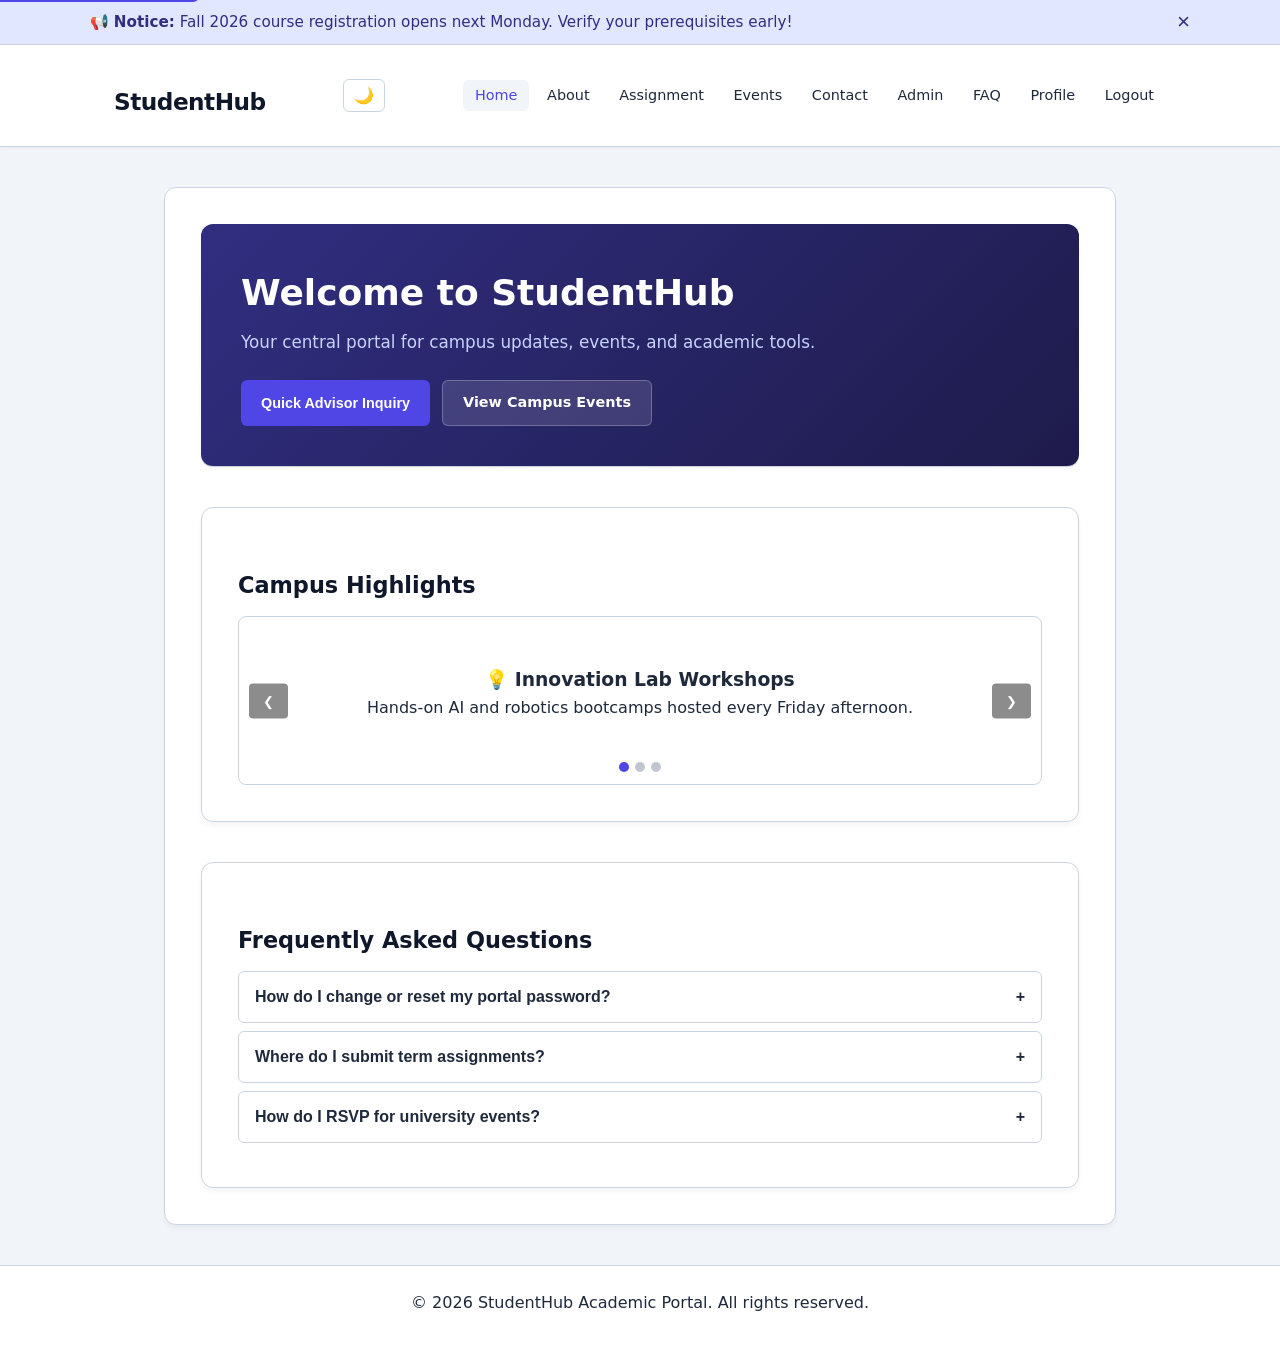
<file: frontend/index.html>
<!DOCTYPE html>
<html lang="en" data-theme="light">
<head>
    <meta charset="UTF-8">
    <meta name="viewport" content="width=device-width, initial-scale=1.0">
    <title>StudentHub - Home</title>
    <link rel="stylesheet" href="styles.css">
</head>
<body>
    <!-- 1. Notification Banner -->
    <aside id="announcement-banner" class="notification-banner" role="region" aria-label="Campus Alert">
        <div class="banner-content">
            <span>📢 <strong>Notice:</strong> Fall 2026 course registration opens next Monday. Verify your prerequisites early!</span>
            <button id="banner-close-btn" class="banner-close" aria-label="Dismiss announcement">&times;</button>
        </div>
    </aside>

    <a href="#main-content" class="skip-link">Skip to main content</a>
    
    <header class="main-header">
        <div class="header-container">
            <h2>StudentHub</h2>

            <div class="header-actions">
                <!-- 2. Theme Toggle Switcher -->
                <button id="theme-toggle-btn" class="btn-icon" aria-label="Switch between light and dark mode">🌙</button>

                <!-- 3. Hamburger Menu Button -->
                <button id="hamburger-btn" class="hamburger-btn" aria-label="Toggle navigation menu" aria-expanded="false" aria-controls="main-nav">
                    <span class="bar"></span>
                    <span class="bar"></span>
                    <span class="bar"></span>
                </button>
            </div>

            <nav id="main-nav" class="nav-menu" aria-label="Main Navigation">
                <ul>
                    <li><a href="index.html" class="active">Home</a></li>
                    <li><a href="about.html">About</a></li>
                    <li><a href="assignment.html">Assignment</a></li>
                    <li><a href="events.html">Events</a></li>
                    <li><a href="contact.html">Contact</a></li>
                    <li><a href="admin.html">Admin</a></li>
                    <li><a href="faq.html">FAQ</a></li>
                    <li><a href="profile.html">Profile</a></li>
                    <li><a href="login.html">Logout</a></li>
                </ul>
            </nav>
        </div>
    </header>

    <main id="main-content">
        <!-- Hero Section with Quick Action opening the Modal -->
        <section class="home-container" aria-labelledby="home-heading">
            <header class="hero-banner">
                <h1 id="home-heading">Welcome to StudentHub</h1>
                <p>Your central portal for campus updates, events, and academic tools.</p>
                <div class="hero-actions">
                    <!-- 4. Modal Popup Trigger -->
                    <button id="open-modal-btn" class="btn-primary">Quick Advisor Inquiry</button>
                    <a href="events.html" class="btn-secondary">View Campus Events</a>
                </div>
            </header>

            <!-- 5. Content / Image Slider -->
            <section class="slider-section" aria-roledescription="carousel" aria-label="Campus Highlights">
                <h2>Campus Highlights</h2>
                <div class="slider-container">
                    <div class="slider-wrapper" id="slider-wrapper">
                        <article class="slide active">
                            <div class="slide-content">
                                <h3>💡 Innovation Lab Workshops</h3>
                                <p>Hands-on AI and robotics bootcamps hosted every Friday afternoon.</p>
                            </div>
                        </article>
                        <article class="slide">
                            <div class="slide-content">
                                <h3>📚 Extended Library Hours</h3>
                                <p>The main library is now open 24/7 through midterm assessment weeks.</p>
                            </div>
                        </article>
                        <article class="slide">
                            <div class="slide-content">
                                <h3>🏆 Annual Hackathon 2026</h3>
                                <p>Over $10,000 in project grants up for grabs. Registration ends Nov 1st.</p>
                            </div>
                        </article>
                    </div>

                    <button class="slider-btn prev" id="slider-prev" aria-label="Previous slide">&#10094;</button>
                    <button class="slider-btn next" id="slider-next" aria-label="Next slide">&#10095;</button>

                    <div class="slider-indicators" id="slider-dots"></div>
                </div>
            </section>

            <!-- 6. Collapsible FAQ Accordion -->
            <section class="faq-accordion-section" aria-labelledby="faq-title">
                <h2 id="faq-title">Frequently Asked Questions</h2>
                <div class="accordion">
                    <div class="accordion-item">
                        <button class="accordion-trigger" aria-expanded="false" id="faq-q1" aria-controls="faq-a1">
                            <span>How do I change or reset my portal password?</span>
                            <span class="icon" aria-hidden="true">+</span>
                        </button>
                        <div id="faq-a1" class="accordion-content" role="region" aria-labelledby="faq-q1" hidden>
                            <p>Head to the Login page, choose "Forgot Password", and follow the verification sent to your registered academic email address.</p>
                        </div>
                    </div>

                    <div class="accordion-item">
                        <button class="accordion-trigger" aria-expanded="false" id="faq-q2" aria-controls="faq-a2">
                            <span>Where do I submit term assignments?</span>
                            <span class="icon" aria-hidden="true">+</span>
                        </button>
                        <div id="faq-a2" class="accordion-content" role="region" aria-labelledby="faq-q2" hidden>
                            <p>Navigate to the Assignments tab, locate the active card, select your file, and click "Submit File".</p>
                        </div>
                    </div>

                    <div class="accordion-item">
                        <button class="accordion-trigger" aria-expanded="false" id="faq-q3" aria-controls="faq-a3">
                            <span>How do I RSVP for university events?</span>
                            <span class="icon" aria-hidden="true">+</span>
                        </button>
                        <div id="faq-a3" class="accordion-content" role="region" aria-labelledby="faq-q3" hidden>
                            <p>Go to the Events tab, locate your preferred session, and select the RSVP link to reserve a seat.</p>
                        </div>
                    </div>
                </div>
            </section>
        </section>
    </main>

    <!-- Modal Popup Element -->
    <div id="advisor-modal" class="modal-backdrop" aria-hidden="true" role="dialog" aria-modal="true" aria-labelledby="modal-title">
        <div class="modal-dialog">
            <div class="modal-header">
                <h3 id="modal-title">Ask Academic Support</h3>
                <button id="close-modal-btn" class="modal-close" aria-label="Close dialog">&times;</button>
            </div>
            <form id="advisor-form" class="modal-body">
                <div class="form-group">
                    <label for="student-query">Your Question or Topic:</label>
                    <textarea id="student-query" rows="4" required placeholder="Type your inquiry here..."></textarea>
                </div>
                <div class="modal-footer">
                    <button type="button" id="cancel-modal-btn" class="btn-secondary">Cancel</button>
                    <button type="submit" class="btn-primary">Send Inquiry</button>
                </div>
            </form>
        </div>
    </div>

    <footer>
        <p>&copy; 2026 StudentHub Academic Portal. All rights reserved.</p>
    </footer>

    <!-- App Scripts -->
    <script src="app.js"></script>
</body>
</html>
</file>
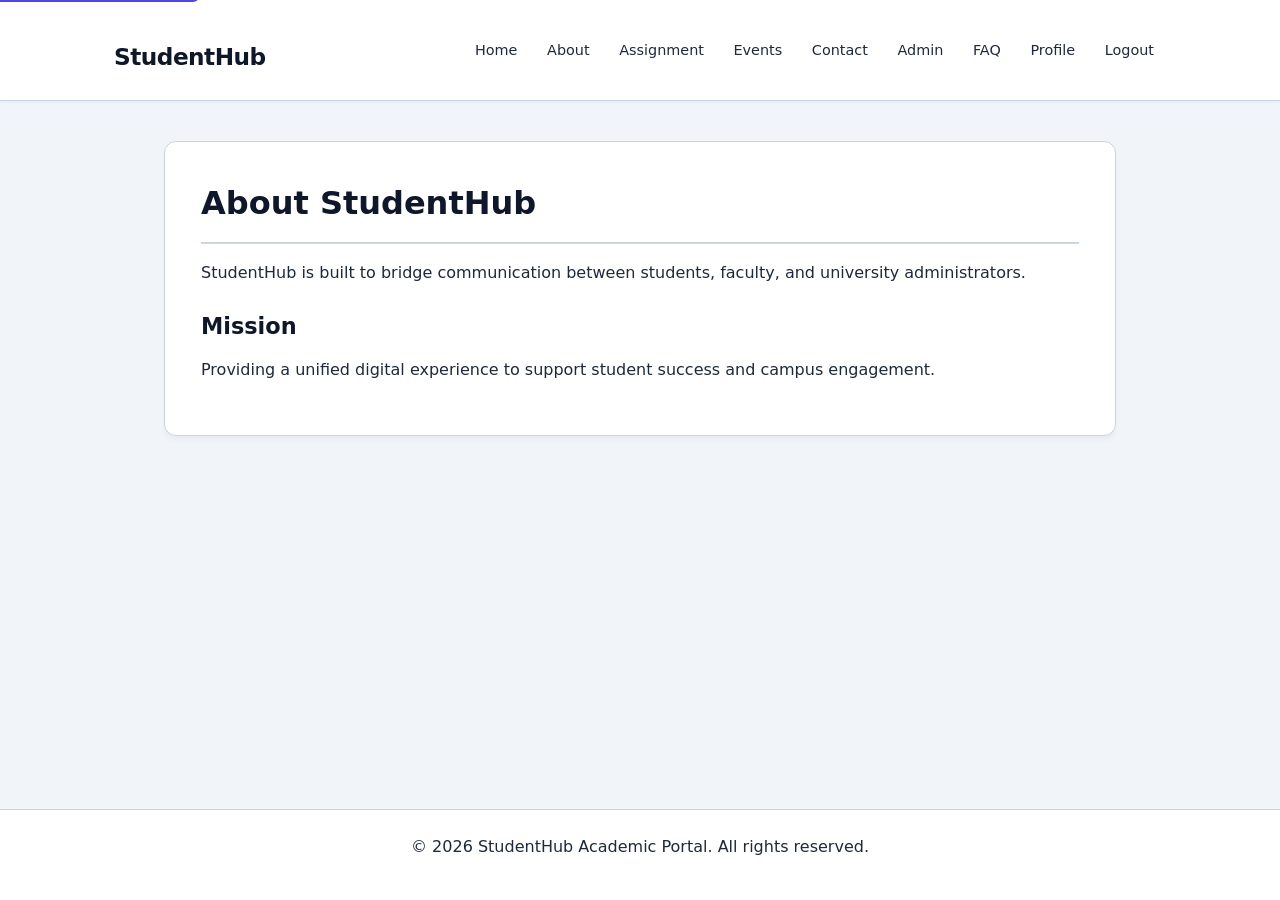
<file: frontend/about.html>
<!DOCTYPE html>
<html lang="en">
<head>
    <meta charset="UTF-8">
    <meta name="viewport" content="width=device-width, initial-scale=1.0">
    <title>StudentHub - About</title>
    <link rel="stylesheet" href="styles.css">
</head>
<body>
    <a href="#main-content" class="skip-link">Skip to main content</a>
    <header>
        <div class="header-container">
            <h2>StudentHub</h2>
            <nav aria-label="Main Navigation">
                <ul>
                    <li><a href="index.html">Home</a></li>
                    <li><a href="about.html">About</a></li>
                    <li><a href="assignment.html">Assignment</a></li>
                    <li><a href="events.html">Events</a></li>                    
                    <li><a href="contact.html">Contact</a></li>
                    <li><a href="admin.html">Admin</a></li>
                    <li><a href="faq.html">FAQ</a></li>
                    <li><a href="profile.html">Profile</a></li>
                    <li><a href="login.html">Logout</a></li>

                </ul>
            </nav>
        </div>
    </header>

    <main id="main-content">
        <section aria-labelledby="about-heading">
            <h1 id="about-heading">About StudentHub</h1>
            <p>StudentHub is built to bridge communication between students, faculty, and university administrators.</p>
            <h2>Mission</h2>
            <p>Providing a unified digital experience to support student success and campus engagement.</p>
        </section>
    </main>

    <footer>
        <p>&copy; 2026 StudentHub Academic Portal. All rights reserved.</p>
    </footer>
</body>
</html>
</file>
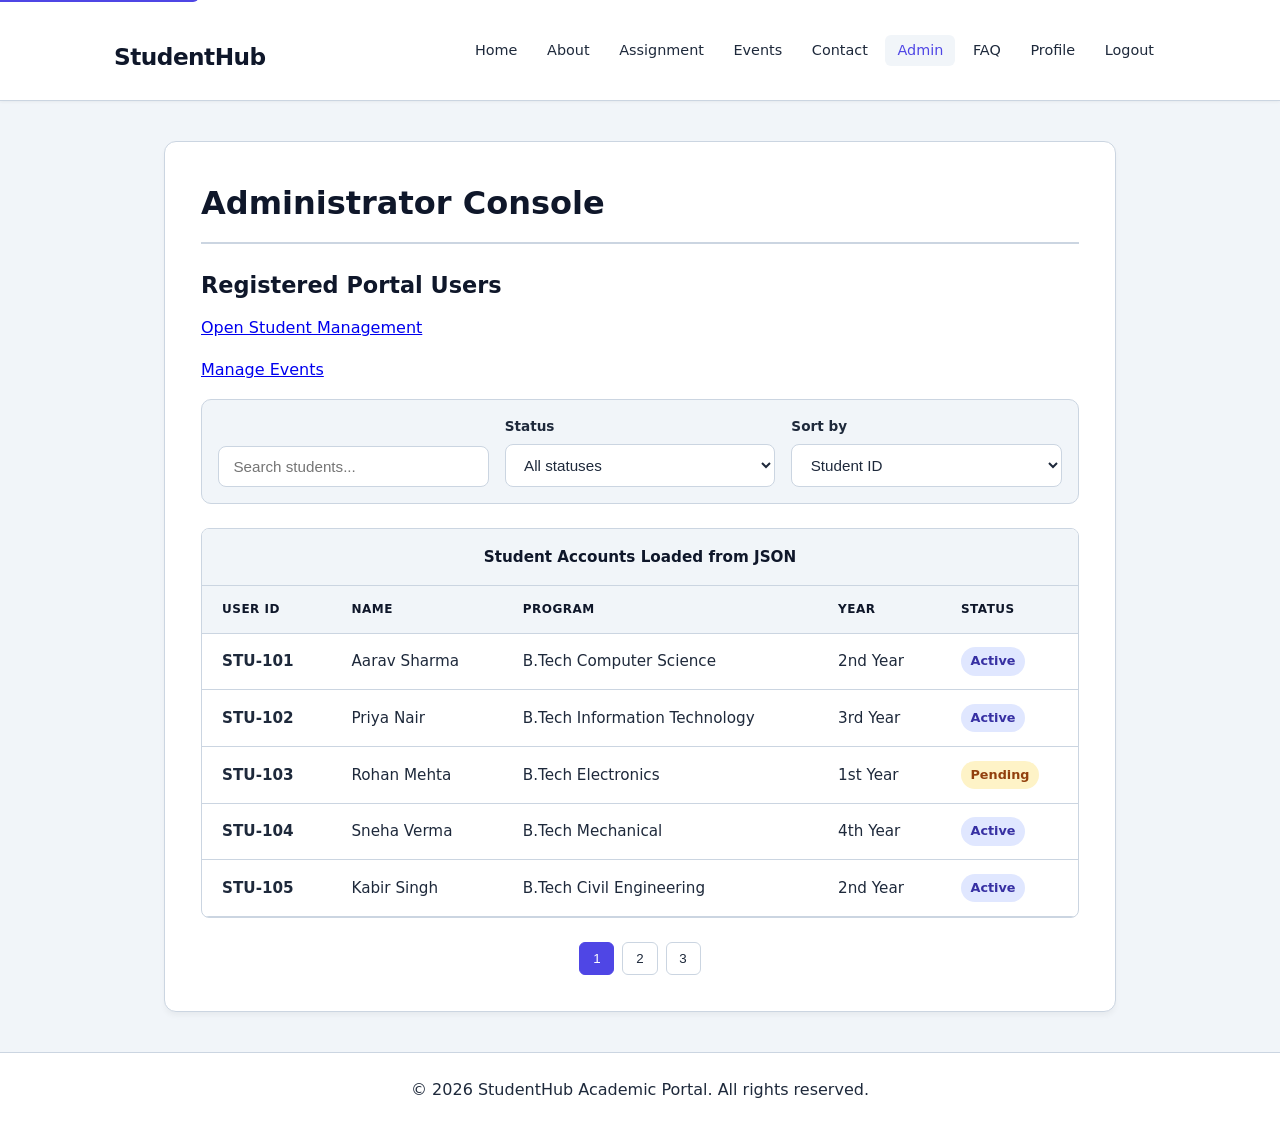
<file: frontend/admin.html>
<!DOCTYPE html>
<html lang="en">
<head>
    <meta charset="UTF-8">
    <meta name="viewport" content="width=device-width, initial-scale=1.0">
    <title>StudentHub - Admin</title>
    <link rel="stylesheet" href="styles.css">
</head>
<body>
    <a href="#main-content" class="skip-link">Skip to main content</a>
    <header>
        <div class="header-container">
            <h2>StudentHub</h2>
            <nav aria-label="Main Navigation">
                <ul>
                    <li><a href="index.html">Home</a></li>
                    <li><a href="about.html">About</a></li>
                    <li><a href="assignment.html">Assignment</a></li>
                    <li><a href="events.html">Events</a></li>
                    <li><a href="contact.html">Contact</a></li>
                    <li><a href="admin.html" class="active">Admin</a></li>
                    <li><a href="faq.html">FAQ</a></li>
                    <li><a href="profile.html">Profile</a></li>
                    <li><a href="http://localhost/PRACTICAL/logout.php">Logout</a></li>
                </ul>
            </nav>
        </div>
    </header>
    <main id="main-content">
        <section aria-labelledby="admin-heading">
            <h1 id="admin-heading">Administrator Console</h1>
            <h2>Registered Portal Users</h2>
            <p><a class="button-link" href="http://localhost/PRACTICAL/student_management.php">Open Student Management</a></p>
            <p><a class="button-link" href="http://localhost/PRACTICAL/event_management.php">Manage Events</a></p>

            <div class="data-toolbar">
                <label class="search-box">
                    <span class="sr-only">Search students</span>
                    <input type="search" id="student-search" placeholder="Search students..." aria-label="Search students">
                </label>
                <label class="filter-box">
                    <span>Status</span>
                    <select id="student-status-filter" aria-label="Filter students by status">
                        <option value="all">All statuses</option>
                    </select>
                </label>
                <label class="sort-box">
                    <span>Sort by</span>
                    <select id="student-sort" aria-label="Sort students">
                        <option value="id-asc">Student ID</option>
                        <option value="name-asc">Name: A-Z</option>
                        <option value="year-asc">Year</option>
                    </select>
                </label>
            </div>

            <div class="table-wrapper">
                <table>
                    <caption>Student Accounts Loaded from JSON</caption>
                    <thead>
                        <tr>
                            <th scope="col">User ID</th>
                            <th scope="col">Name</th>
                            <th scope="col">Program</th>
                            <th scope="col">Year</th>
                            <th scope="col">Status</th>
                        </tr>
                    </thead>
                    <tbody id="student-list"></tbody>
                </table>
            </div>
            <div id="student-pagination" class="pagination" aria-label="Student pagination"></div>
        </section>
    </main>

    <footer>
        <p>&copy; 2026 StudentHub Academic Portal. All rights reserved.</p>
    </footer>
    <script src="app.js"></script>
</body>
</html>
</file>
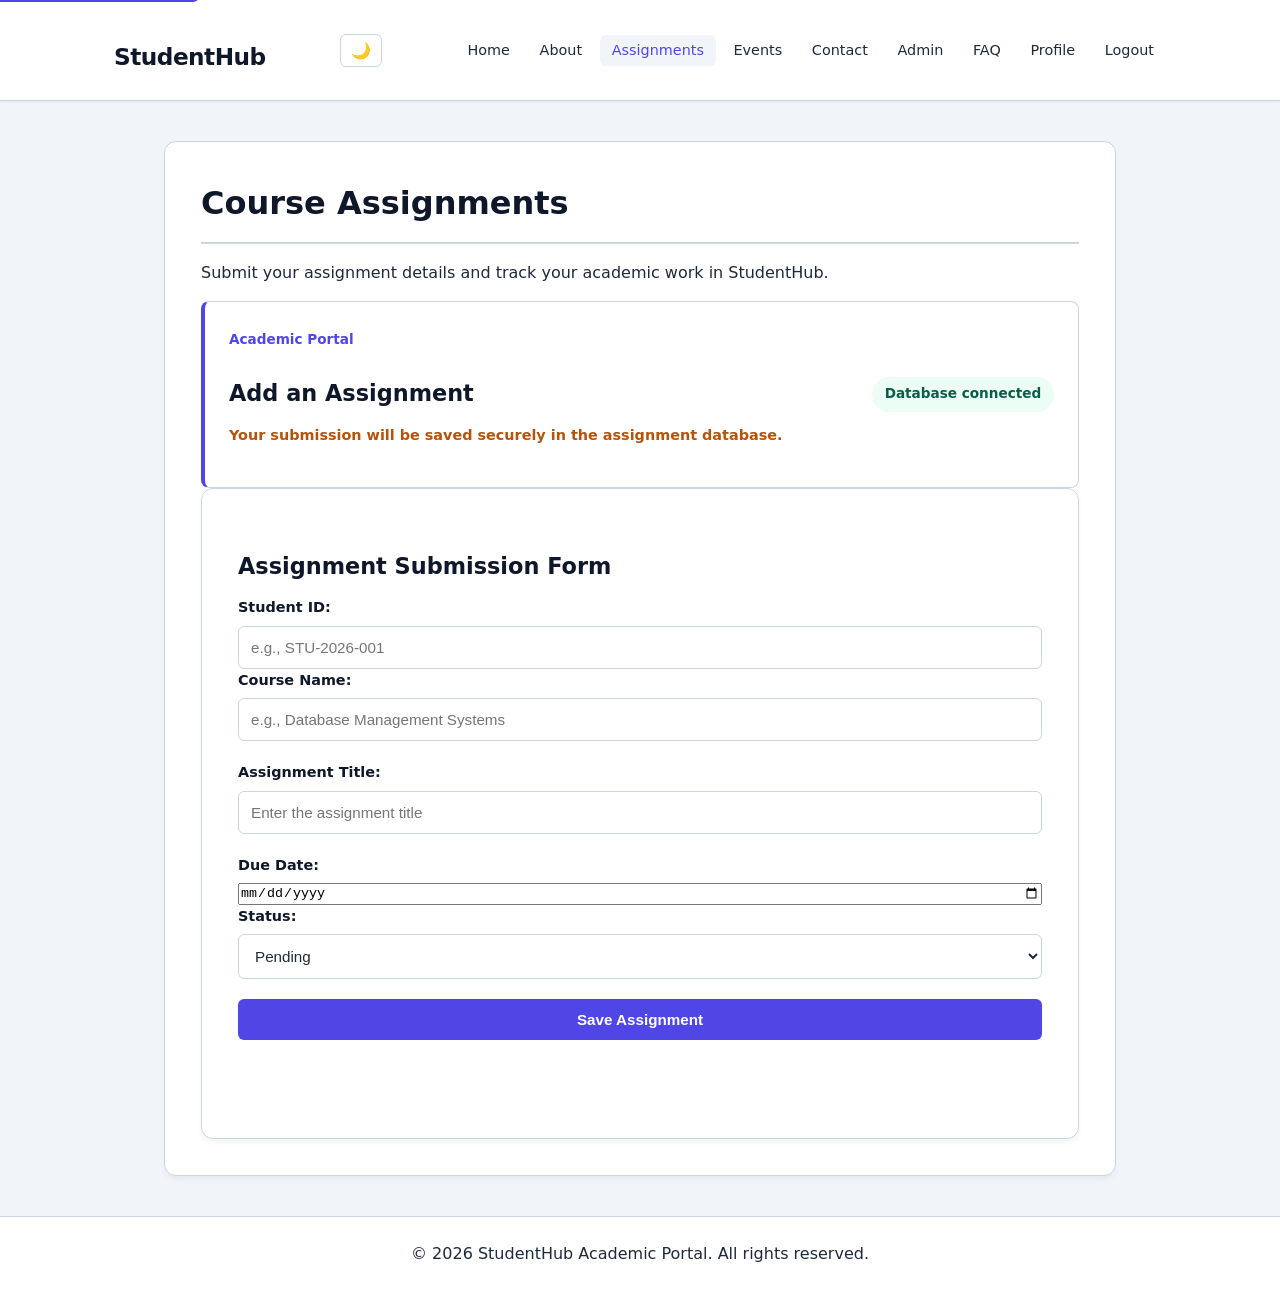
<file: frontend/assignment.html>
<!DOCTYPE html>
<html lang="en" data-theme="light">
<head>
    <meta charset="UTF-8">
    <meta name="viewport" content="width=device-width, initial-scale=1.0">
    <title>StudentHub - Assignments</title>
    <link rel="stylesheet" href="styles.css">
</head>
<body>
    <a href="#main-content" class="skip-link">Skip to main content</a>

    <header>
        <div class="header-container">
            <h2>StudentHub</h2>
            <div class="header-actions">
                <button id="theme-toggle-btn" class="btn-icon"
                        aria-label="Switch between light and dark mode">🌙</button>
                <button id="hamburger-btn" class="hamburger-btn"
                        aria-label="Toggle navigation menu" aria-expanded="false"
                        aria-controls="main-nav">
                    <span class="bar"></span>
                    <span class="bar"></span>
                    <span class="bar"></span>
                </button>
            </div>
            <nav id="main-nav" class="nav-menu" aria-label="Main Navigation">
                <ul>
                    <li><a href="index.html">Home</a></li>
                    <li><a href="about.html">About</a></li>
                    <li><a href="assignments.html" class="active">Assignments</a></li>
                    <li><a href="events.html">Events</a></li>
                    <li><a href="contact.html">Contact</a></li>
                    <li><a href="admin.html">Admin</a></li>
                    <li><a href="faq.html">FAQ</a></li>
                    <li><a href="profile.html">Profile</a></li>
                    <li><a href="login.html">Logout</a></li>
                </ul>
            </nav>
        </div>
    </header>

    <main id="main-content">
        <section class="assignments-container" aria-labelledby="assignments-heading">
            <h1 id="assignments-heading">Course Assignments</h1>
            <p>Submit your assignment details and track your academic work in StudentHub.</p>

            <div class="assignments-list">
                <article class="assignment-card">
                    <div class="assignment-info">
                        <span class="course-tag">Academic Portal</span>
                        <h2>Add an Assignment</h2>
                        <p class="assignment-meta">Your submission will be saved securely in the assignment database.</p>
                    </div>
                    <span class="status-submitted">Database connected</span>
                </article>
            </div>

            <section class="event-registration" aria-labelledby="form-heading">
                <h2 id="form-heading">Assignment Submission Form</h2>
                <form action="http://localhost/PRACTICAL/assignments.php" method="post">
                    <div class="form-row">
                        <div class="form-group">
                            <label for="student-id">Student ID:</label>
                            <input type="text" id="student-id" name="student_id"
                                   placeholder="e.g., STU-2026-001"
                                   pattern="[A-Za-z0-9-]{3,30}" maxlength="30" required>
                        </div>
                        <div class="form-group">
                            <label for="course-name">Course Name:</label>
                            <input type="text" id="course-name" name="course_name"
                                   placeholder="e.g., Database Management Systems"
                                   maxlength="100" required>
                        </div>
                    </div>

                    <div class="form-group">
                        <label for="assignment-title">Assignment Title:</label>
                        <input type="text" id="assignment-title" name="assignment_title"
                               placeholder="Enter the assignment title"
                               maxlength="150" required>
                    </div>

                    <div class="form-row">
                        <div class="form-group">
                            <label for="due-date">Due Date:</label>
                            <input type="date" id="due-date" name="due_date" required>
                        </div>
                        <div class="form-group">
                            <label for="status">Status:</label>
                            <select id="status" name="status" required>
                                <option value="Pending">Pending</option>
                                <option value="Submitted">Submitted</option>
                            </select>
                        </div>
                    </div>

                    <button type="submit">Save Assignment</button>
                </form>
                <p><a class="btn-secondary" href="http://localhost/PRACTICAL/assignments.php">View Saved Assignments</a></p>
            </section>
        </section>
    </main>

    <footer>
        <p>&copy; 2026 StudentHub Academic Portal. All rights reserved.</p>
    </footer>

    <script src="app.js"></script>
</body>
</html>
</file>
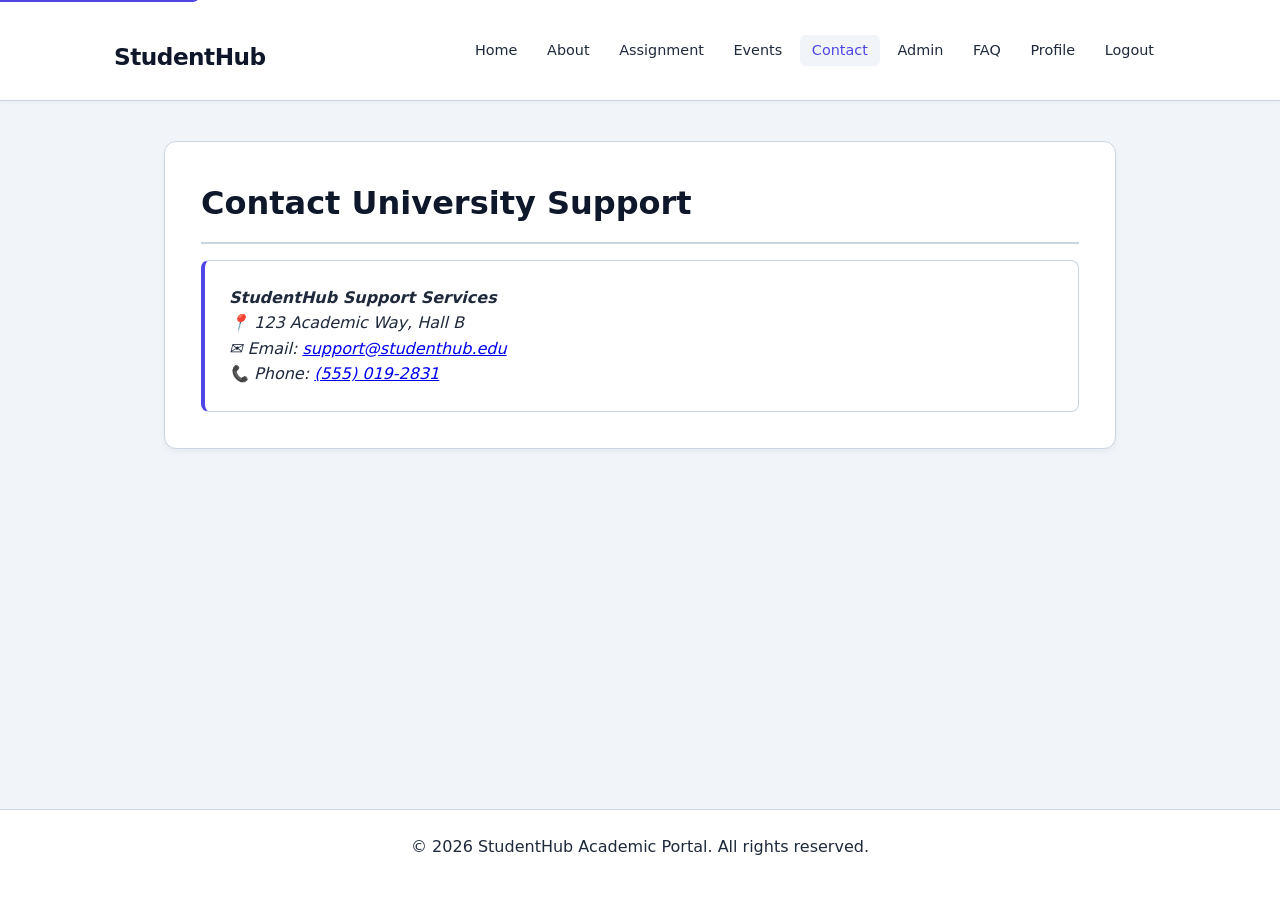
<file: frontend/contact.html>
<!DOCTYPE html>
<html lang="en">
<head>
    <meta charset="UTF-8">
    <meta name="viewport" content="width=device-width, initial-scale=1.0">
    <title>StudentHub - Contact</title>
    <link rel="stylesheet" href="styles.css">
</head>
<body>
    <a href="#main-content" class="skip-link">Skip to main content</a>
    <header>
        <div class="header-container">
            <h2>StudentHub</h2>
            <nav aria-label="Main Navigation">
                <ul>
                    <li><a href="index.html">Home</a></li>
                    <li><a href="about.html">About</a></li>
                    <li><a href="assignment.html">Assignment</a></li>
                    <li><a href="events.html">Events</a></li>
                    <li><a href="contact.html" class="active">Contact</a></li>
                    <li><a href="admin.html">Admin</a></li>
                    <li><a href="faq.html">FAQ</a></li>
                    <li><a href="profile.html">Profile</a></li>
                    <li><a href="login.html">Logout</a></li>
                </ul>
            </nav>
        </div>
    </header>

    <main id="main-content">
        <section aria-labelledby="contact-heading">
            <h1 id="contact-heading">Contact University Support</h1>
            <address>
                <div class="contact-card">
                    <strong>StudentHub Support Services</strong>
                    <div class="contact-details">
                        <div class="contact-item">
                            <span>📍 123 Academic Way, Hall B</span>
                        </div>
                        <div class="contact-item">
                            <span>✉️ Email:</span> <a href="mailto:support@studenthub.edu">support@studenthub.edu</a>
                        </div>
                        <div class="contact-item">
                            <span>📞 Phone:</span> <a href="tel:5550192831">(555) 019-2831</a>
                        </div>
                    </div>
                </div>
            </address>
        </section>
    </main>

    <footer>
        <p>&copy; 2026 StudentHub Academic Portal. All rights reserved.</p>
    </footer>
</body>
</html>
</file>
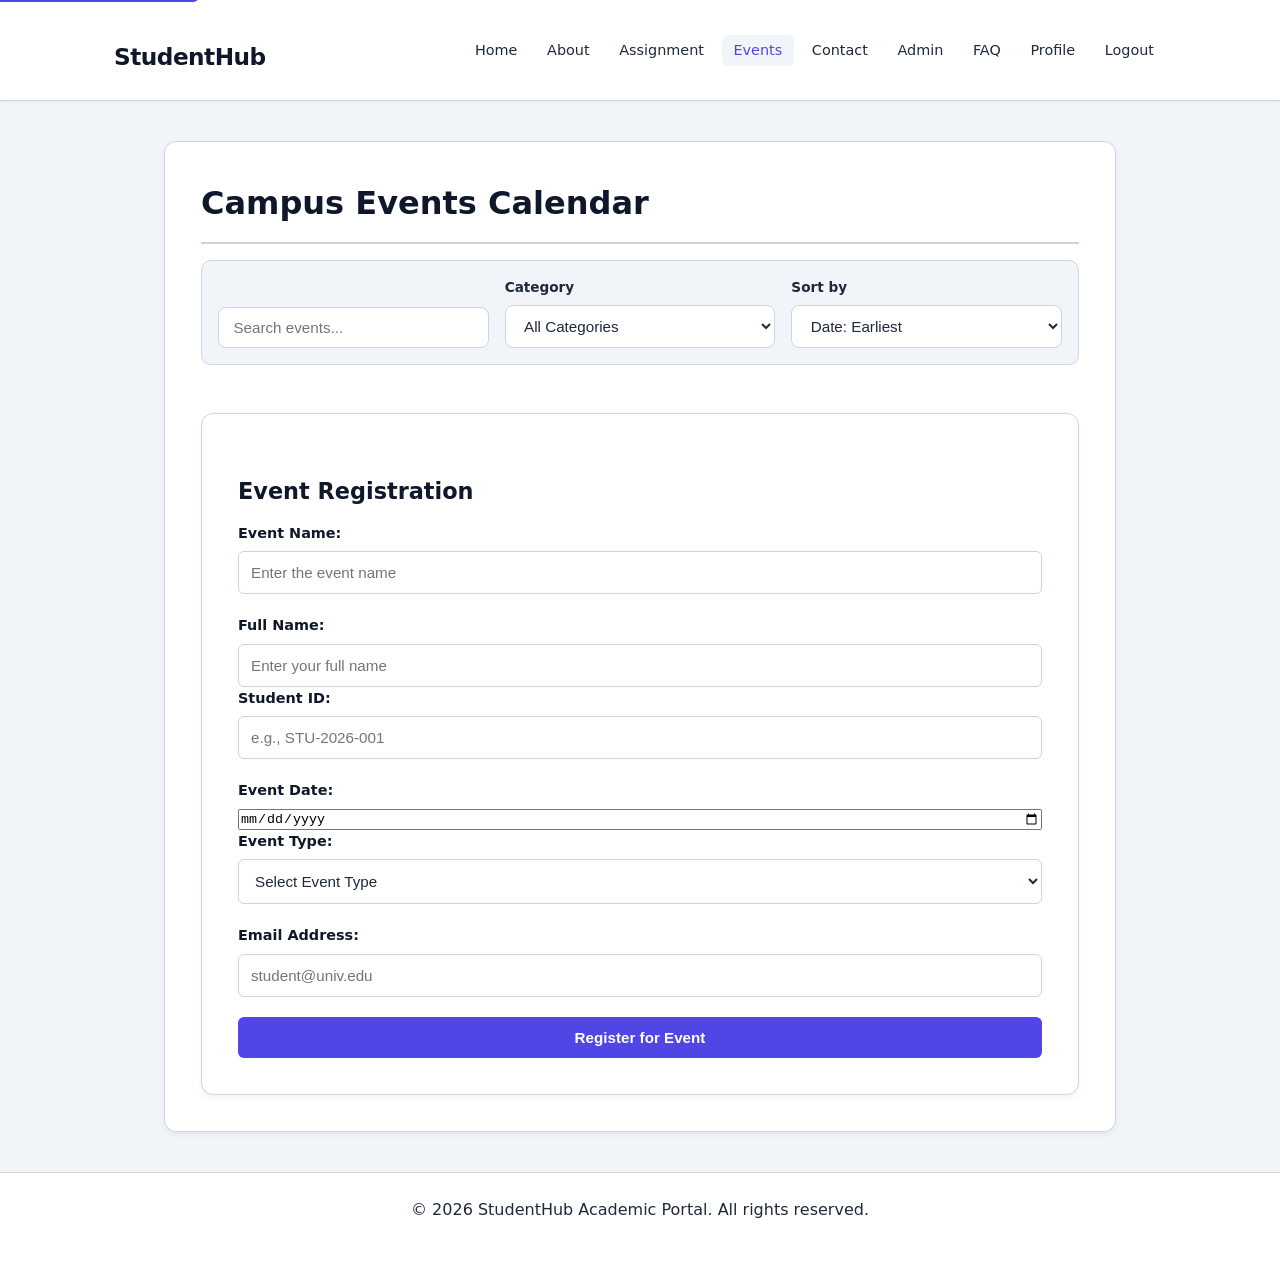
<file: frontend/events.html>
<!DOCTYPE html>
<html lang="en">
<head>
    <meta charset="UTF-8">
    <meta name="viewport" content="width=device-width, initial-scale=1.0">
    <title>StudentHub - Events</title>
    <link rel="stylesheet" href="styles.css">
</head>

<body>
    <a href="#main-content" class="skip-link">Skip to main content</a>
    <header>
        <div class="header-container">
            <h2>StudentHub</h2>
            <nav aria-label="Main Navigation">
                <ul>
                    <li><a href="index.html">Home</a></li>
                    <li><a href="about.html">About</a></li>
                    <li><a href="assignment.html">Assignment</a></li>
                    <li><a href="events.html" class="active">Events</a></li>
                    <li><a href="contact.html">Contact</a></li>
                    <li><a href="admin.html">Admin</a></li>
                    <li><a href="faq.html">FAQ</a></li>
                    <li><a href="profile.html">Profile</a></li>
                    <li><a href="login.html">Logout</a></li>
                </ul>
            </nav>
        </div>
    </header>

    <main id="main-content">
        <section class="events-container" aria-labelledby="events-heading">
            <h1 id="events-heading">Campus Events Calendar</h1>

            <div class="data-toolbar">
                <label class="search-box">
                    <span class="sr-only">Search events</span>
                    <input type="search" id="event-search" placeholder="Search events..." aria-label="Search events">
                </label>

                <label class="filter-box">
                    <span>Category</span>
                    <select id="event-category-filter" aria-label="Filter events by category">
                        <option value="all">All Categories</option>
                        <option value="Workshop">Workshop</option>
                        <option value="Career">Career</option>
                        <option value="Seminar">Seminar</option>
                        <option value="Community">Community</option>
                        <option value="Competition">Competition</option>
                    </select>
                </label>

                <label class="sort-box">
                    <span>Sort by</span>
                    <select id="event-sort" aria-label="Sort events">
                        <option value="date-asc">Date: Earliest</option>
                        <option value="date-desc">Date: Latest</option>
                        <option value="title-asc">Title: A-Z</option>
                    </select>
                </label>
            </div>

            <div id="events-list" class="events-list" aria-live="polite"></div>

            <div class="pagination" id="event-pagination" aria-label="Event pagination"></div>

            <section class="event-registration" aria-labelledby="registration-heading">
                <h2 id="registration-heading">Event Registration</h2>
                <form id="event-registration-form" action="http://localhost/PRACTICAL/event_register.php" method="post">
                    <div class="form-group">
                        <label for="event-name">Event Name:</label>
                        <input type="text" id="event-name" name="event_name" placeholder="Enter the event name" required>
                    </div>

                    <div class="form-row">
                        <div class="form-group">
                            <label for="attendee-name">Full Name:</label>
                            <input type="text" id="attendee-name" name="attendee_name" placeholder="Enter your full name" required>
                        </div>
                        <div class="form-group">
                            <label for="student-id">Student ID:</label>
                            <input type="text" id="student-id" name="student_id" placeholder="e.g., STU-2026-001" required>
                        </div>
                    </div>

                    <div class="form-row">
                        <div class="form-group">
                            <label for="event-date">Event Date:</label>
                            <input type="date" id="event-date" name="event_date" required>
                        </div>
                        <div class="form-group">
                            <label for="event-type">Event Type:</label>
                            <select id="event-type" name="event_type" required>
                                <option value="">Select Event Type</option>
                                <option value="Workshop">Workshop</option>
                                <option value="Career">Career</option>
                                <option value="Seminar">Seminar</option>
                                <option value="Community">Community</option>
                                <option value="Competition">Competition</option>
                            </select>
                        </div>
                    </div>

                    <div class="form-group">
                        <label for="attendee-email">Email Address:</label>
                        <input type="email" id="attendee-email" name="attendee_email" placeholder="student@univ.edu" required>
                    </div>

                    <button type="submit">Register for Event</button>
                </form>
            </section>
        </section>
    </main>

    <footer>
        <p>&copy; 2026 StudentHub Academic Portal. All rights reserved.</p>
    </footer>

    <script src="app.js"></script>
</body>
</html>
</file>
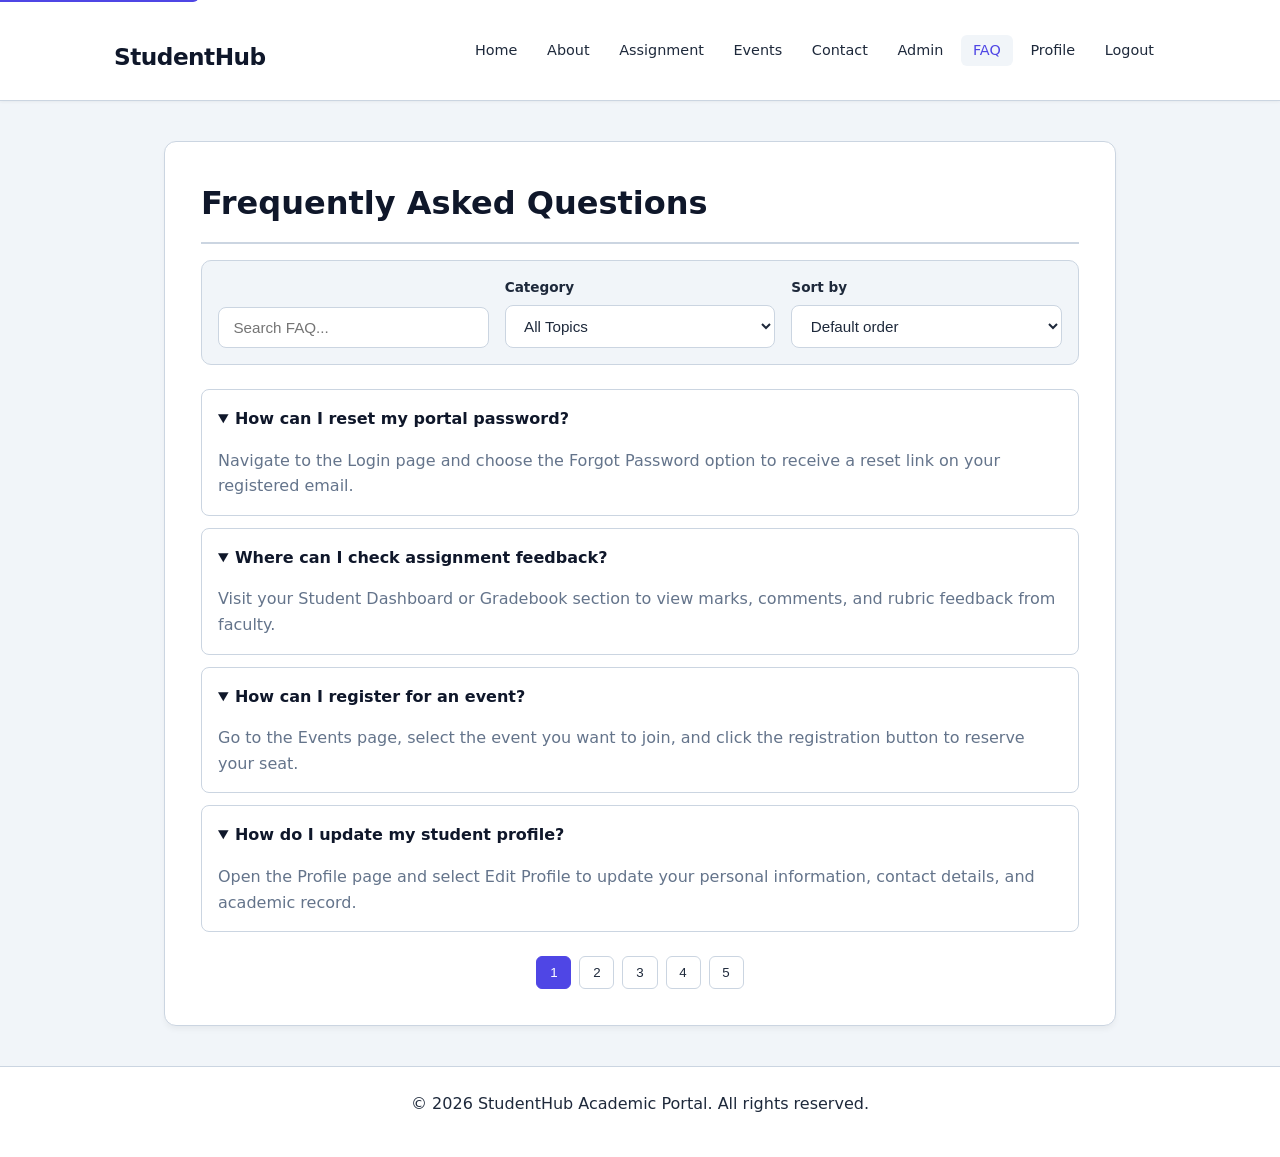
<file: frontend/faq.html>
<!DOCTYPE html>
<html lang="en">
<head>
    <meta charset="UTF-8">
    <meta name="viewport" content="width=device-width, initial-scale=1.0">
    <title>StudentHub - FAQ</title>
    <link rel="stylesheet" href="styles.css">
</head>
<body>
    <a href="#main-content" class="skip-link">Skip to main content</a>
    <header>
        <div class="header-container">
            <h2>StudentHub</h2>
            <nav aria-label="Main Navigation">
                <ul>
                    <li><a href="index.html">Home</a></li>
                    <li><a href="about.html">About</a></li>
                    <li><a href="assignment.html">Assignment</a></li>
                    <li><a href="events.html">Events</a></li>
                    <li><a href="contact.html">Contact</a></li>
                    <li><a href="admin.html">Admin</a></li>
                    <li><a href="faq.html" class="active">FAQ</a></li>
                    <li><a href="profile.html">Profile</a></li>
                    <li><a href="login.html">Logout</a></li>
                </ul>
            </nav>
        </div>
    </header>
    <main id="main-content">
        <section class="faq-container" aria-labelledby="faq-heading">
            <h1 id="faq-heading">Frequently Asked Questions</h1>

            <div class="data-toolbar faq-toolbar">
                <label class="search-box">
                    <span class="sr-only">Search FAQs</span>
                    <input type="search" id="faq-search" placeholder="Search FAQ..." aria-label="Search FAQ">
                </label>

                <label class="filter-box">
                    <span>Category</span>
                    <select id="faq-category-filter" aria-label="Filter FAQs by category">
                        <option value="all">All Topics</option>
                    </select>
                </label>

                <label class="sort-box">
                    <span>Sort by</span>
                    <select id="faq-sort" aria-label="Sort FAQs">
                        <option value="id-asc">Default order</option>
                        <option value="question-asc">Question: A-Z</option>
                        <option value="category-asc">Category: A-Z</option>
                    </select>
                </label>
            </div>

            <div id="faq-list" class="faq-list" aria-live="polite">
                <details class="faq-item" open>
                    <summary>How can I reset my portal password?</summary>
                    <p>Navigate to the Login page and choose the Forgot Password option to receive a reset link on your registered email.</p>
                </details>
                <details class="faq-item" open>
                    <summary>Where can I check assignment feedback?</summary>
                    <p>Visit your Student Dashboard or Gradebook section to view marks, comments, and rubric feedback from faculty.</p>
                </details>
                <details class="faq-item" open>
                    <summary>How can I register for an event?</summary>
                    <p>Go to the Events page, select the event you want to join, and click the registration button to reserve your seat.</p>
                </details>
                <details class="faq-item" open>
                    <summary>How do I update my student profile?</summary>
                    <p>Open the Profile page and select Edit Profile to update your personal information, contact details, and academic record.</p>
                </details>
            </div>
            <div id="faq-pagination" class="pagination" aria-label="FAQ pagination"></div>
        </section>
    </main>

    <footer>
        <p>&copy; 2026 StudentHub Academic Portal. All rights reserved.</p>
    </footer>

    <script src="app.js"></script>
</body>
</html>
</file>
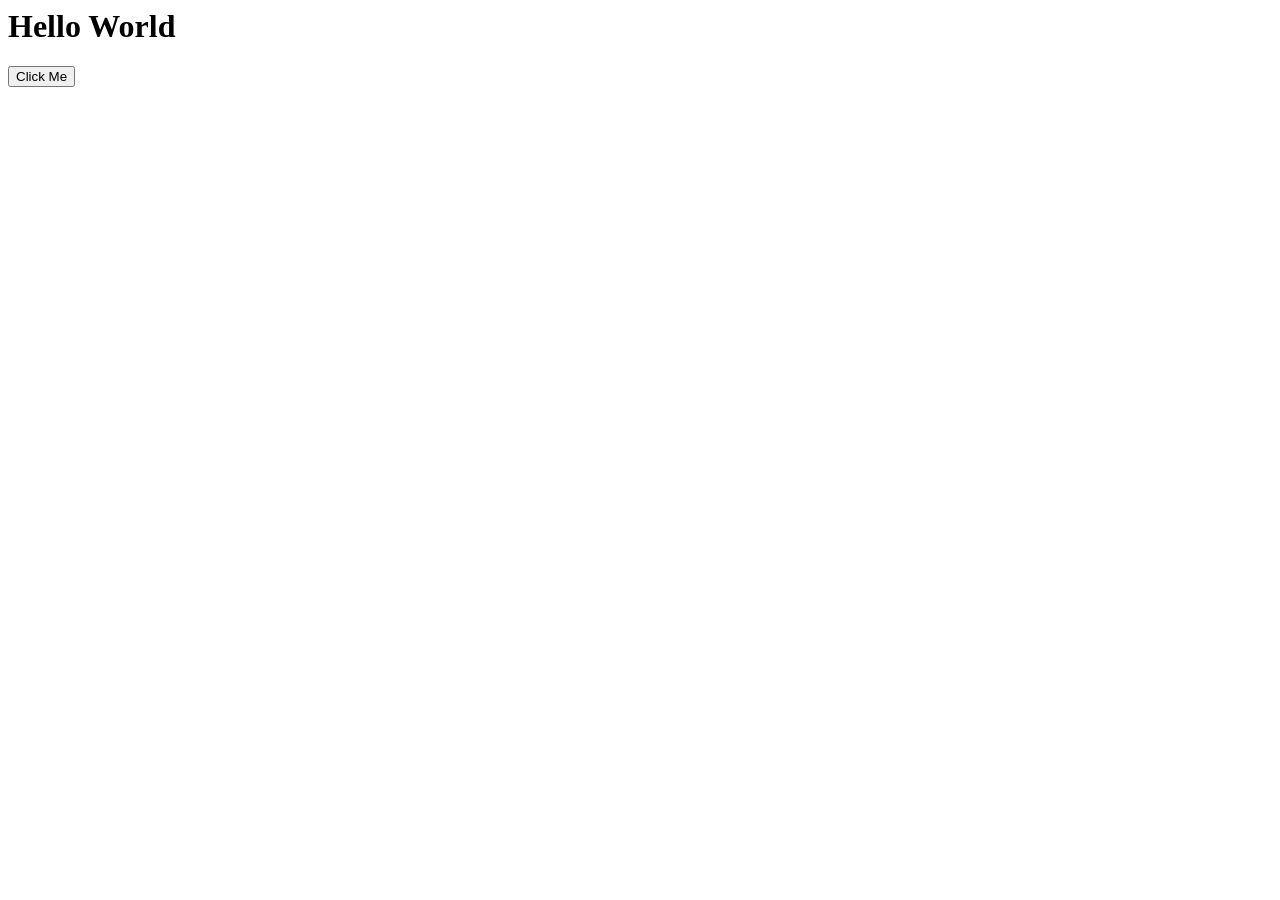
<file: frontend/javascript.html>
<html>
<head>
    <meta charset="UTF-8">
    <meta name="viewport" content="width=device-width, initial-scale=1.0">
    <title>java script</title>
    <body>
        <h1 id="heading">Hello World</h1>
        <button onclick="changeText()">Click Me</button>
        <script>
            function changeText() {
                document.getElementById("heading").innerHTML = "Hello JavaScript!";
            }
        </script>
    </body>
</html>
</file>
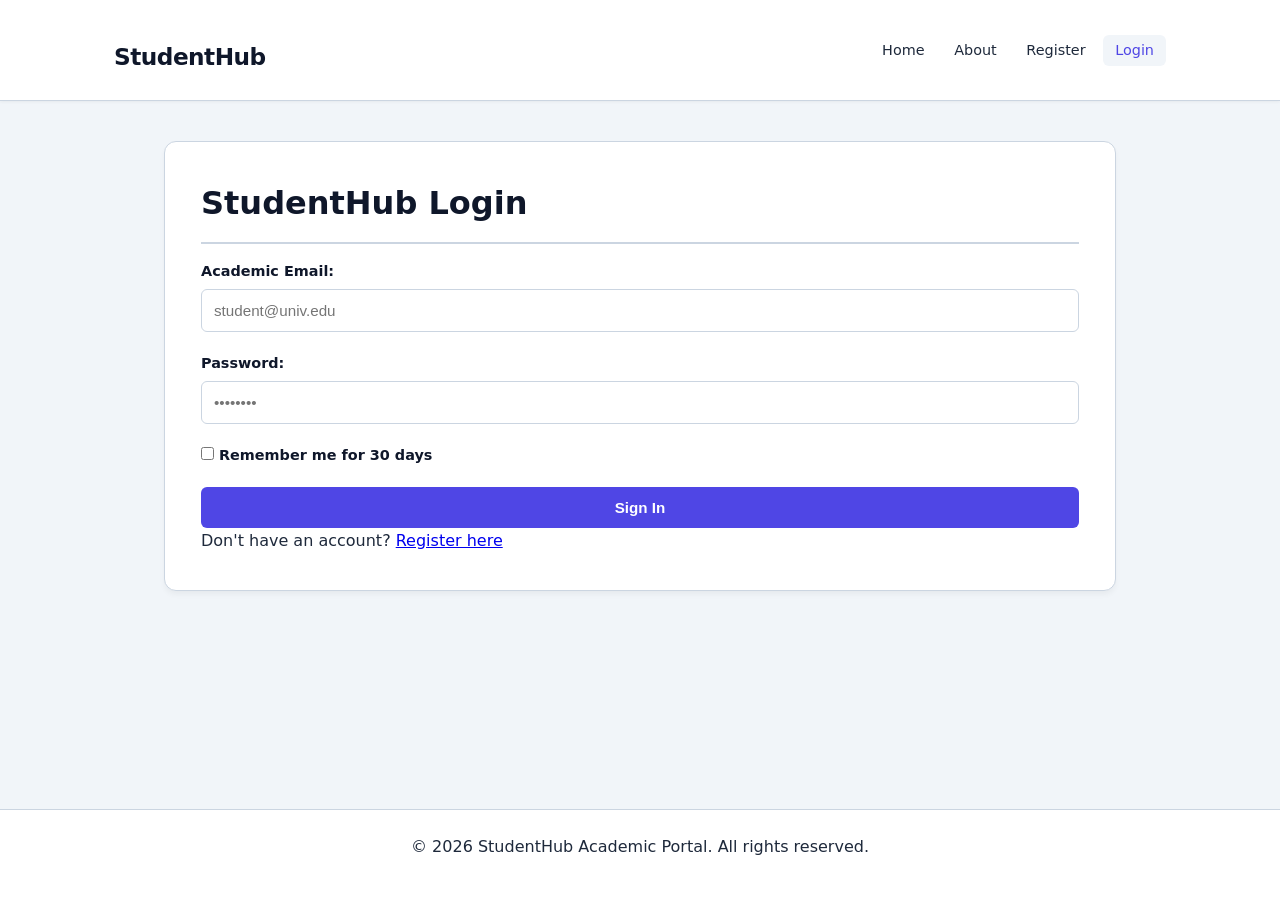
<file: frontend/login.html>
<!DOCTYPE html>
<html lang="en">
<head>
    <meta charset="UTF-8">
    <meta name="viewport" content="width=device-width, initial-scale=1.0">
    <title>StudentHub - Login</title>
    <link rel="stylesheet" href="styles.css">
</head>
<body>
    <header>
        <div class="header-container">
            <h2>StudentHub</h2>
            <nav>
                <ul>
                    <li><a href="index.html">Home</a></li>
                    <li><a href="about.html">About</a></li>
                    <li><a href="register.html">Register</a></li>
                    <li><a href="login.html" class="active">Login</a></li>
                </ul>
            </nav>
        </div>
    </header>

    <main>
        <section class="login-card">
            <h1>StudentHub Login</h1>
            <form action="http://localhost/PRACTICAL/login.php" method="POST">
                <div class="form-group">
                    <label for="login-email">Academic Email:</label>
                    <input type="email" id="login-email" name="email" required placeholder="student@univ.edu">
                </div>
                <div class="form-group">
                    <label for="login-password">Password:</label>
                    <input type="password" id="login-password" name="password" required placeholder="••••••••">
                </div>
                <label><input type="checkbox" name="remember" value="1"> Remember me for 30 days</label>
                <button type="submit">Sign In</button>
            </form>
            <div class="login-footer">
                Don't have an account? <a href="register.html">Register here</a>
            </div>
        </section>
    </main>

    <footer>
        <p>&copy; 2026 StudentHub Academic Portal. All rights reserved.</p>
    </footer>
</body>
</html>
</file>
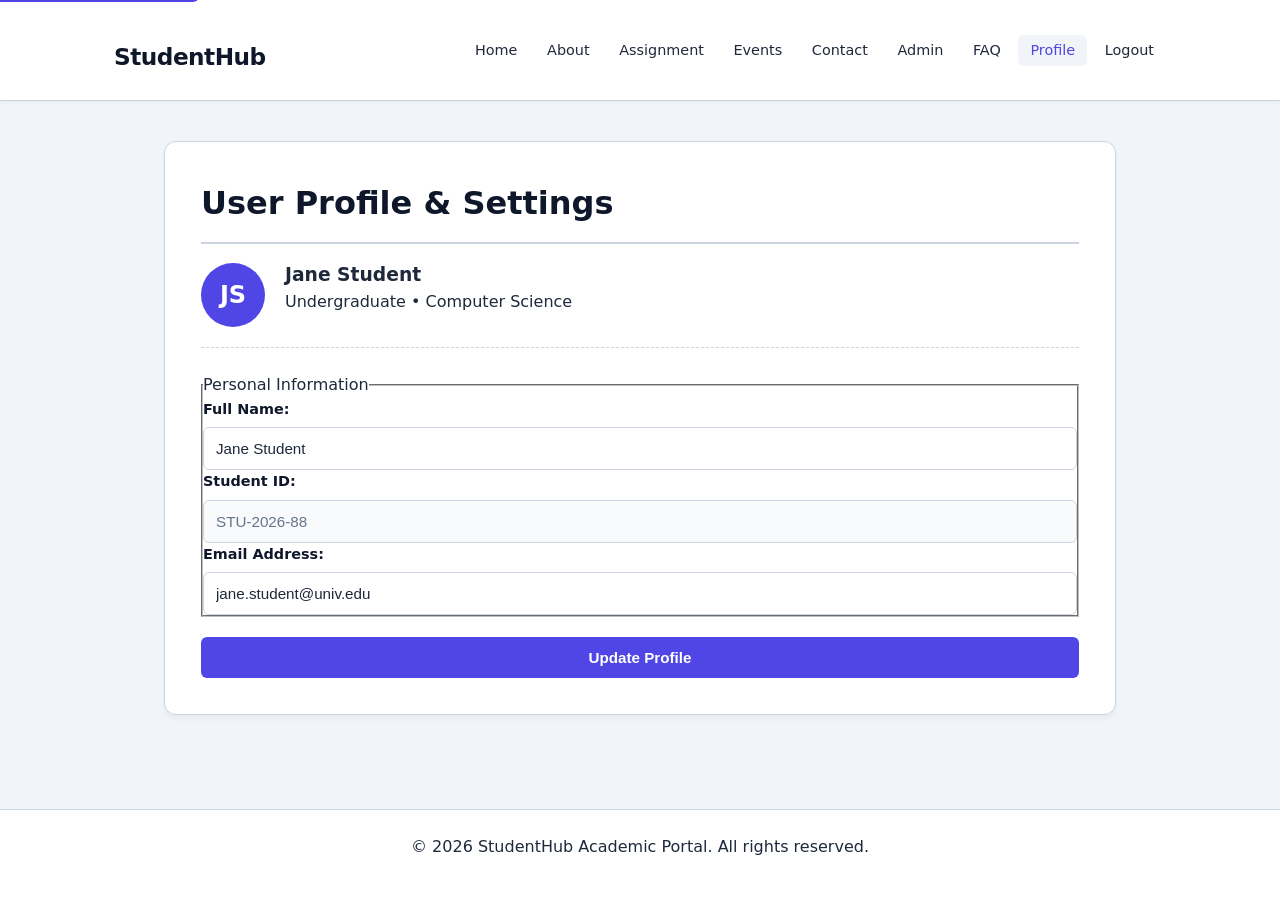
<file: frontend/profile.html>
<!DOCTYPE html>
<html lang="en">
<head>
    <meta charset="UTF-8">
    <meta name="viewport" content="width=device-width, initial-scale=1.0">
    <title>StudentHub - Profile</title>
    <link rel="stylesheet" href="styles.css">
</head>
<body>
    <a href="#main-content" class="skip-link">Skip to main content</a>
    <header>
        <div class="header-container">
            <h2>StudentHub</h2>
            <nav aria-label="Main Navigation">
                <ul>
                    <li><a href="index.html">Home</a></li>
                    <li><a href="about.html">About</a></li>
                    <li><a href="assignment.html">Assignment</a></li>
                    <li><a href="events.html">Events</a></li>
                    <li><a href="contact.html">Contact</a></li>
                    <li><a href="admin.html">Admin</a></li>
                    <li><a href="faq.html">FAQ</a></li>
                    <li><a href="profile.html" class="active">Profile</a></li>
                    <li><a href="login.html">Logout</a></li>
                </ul>
            </nav>
        </div>
    </header>

    <main id="main-content">
        <section class="profile-card" aria-labelledby="profile-heading">
            <h1 id="profile-heading">User Profile & Settings</h1>

            <div class="profile-header-summary">
                <div class="profile-avatar" aria-hidden="true">JS</div>
                <div class="profile-summary-text">
                    <h3>Jane Student</h3>
                    <p>Undergraduate • Computer Science</p>
                </div>
            </div>

            <form action="#" method="POST">
                <fieldset>
                    <legend>Personal Information</legend>
                    <div class="form-grid">
                        <div class="form-group">
                            <label for="profile-name">Full Name:</label>
                            <input type="text" id="profile-name" name="name" value="Jane Student">
                        </div>
                        <div class="form-group">
                            <label for="profile-student-id">Student ID:</label>
                            <input type="text" id="profile-student-id" name="student_id" value="STU-2026-88" readonly>
                        </div>
                        <div class="form-group">
                            <label for="profile-email">Email Address:</label>
                            <input type="email" id="profile-email" name="email" value="jane.student@univ.edu">
                        </div>
                    </div>
                </fieldset>
                <button type="submit">Update Profile</button>
            </form>
        </section>
    </main>

    <footer>
        <p>&copy; 2026 StudentHub Academic Portal. All rights reserved.</p>
    </footer>
</body>
</html>
</file>
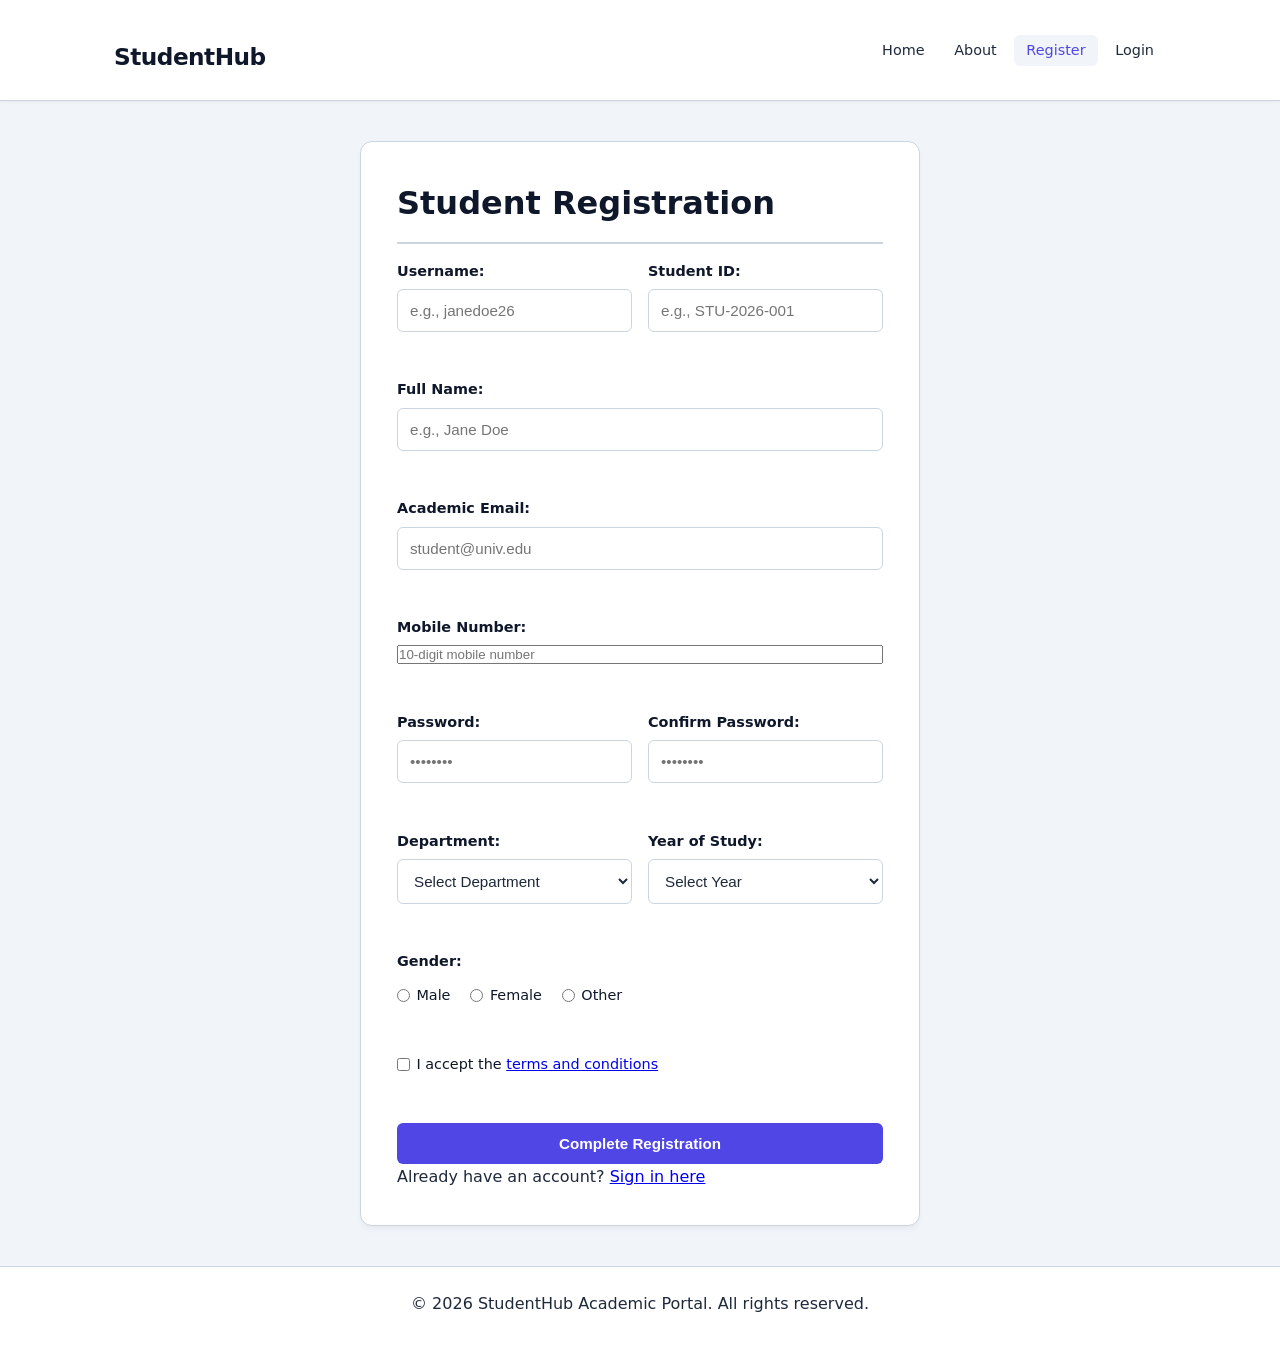
<file: frontend/register.html>
<!DOCTYPE html>
<html lang="en">
<head>
    <meta charset="UTF-8">
    <meta name="viewport" content="width=device-width, initial-scale=1.0">
    <title>StudentHub - Student Registration</title>
    <link rel="stylesheet" href="styles.css">
    <style>
        .register-card {
            max-width: 560px;
            margin: 0 auto;
        }
        .form-row {
            display: grid;
            grid-template-columns: 1fr 1fr;
            gap: 1rem;
        }
        @media (max-width: 600px) {
            .form-row {
                grid-template-columns: 1fr;
            }
        }
        .radio-group {
            display: flex;
            gap: 1.25rem;
            align-items: center;
            margin-top: 0.25rem;
        }
        .radio-label, .checkbox-label {
            display: inline-flex;
            align-items: center;
            gap: 0.4rem;
            font-weight: 500;
            cursor: pointer;
        }
        .radio-label input, .checkbox-label input {
            width: auto;
            margin: 0;
            cursor: pointer;
        }
        .error-message {
            color: #dc2626;
            font-size: 0.8rem;
            min-height: 1.1rem;
            margin-top: 0.15rem;
        }
        input.invalid, select.invalid {
            border-color: #dc2626 !important;
            background-color: #fef2f2;
        }
        input.valid, select.valid {
            border-color: #16a34a !important;
        }
        .success-banner {
            display: none;
            background-color: #ecfdf5;
            color: #065f46;
            border: 1px solid #6ee7b7;
            padding: 0.75rem 1rem;
            border-radius: 6px;
            margin-bottom: 1.25rem;
            font-weight: 500;
            text-align: center;
        }
    </style>
</head>
<body>
    <header>
        <div class="header-container">
            <h2>StudentHub</h2>
            <nav aria-label="Main Navigation">
                <ul>
                    <li><a href="index.html">Home</a></li>
                    <li><a href="about.html">About</a></li>
                    <li><a href="register.html" class="active">Register</a></li>
                    <li><a href="http://localhost/PRACTICAL/login.php">Login</a></li>
                </ul>
            </nav>
        </div>
    </header>

    <main>
        <section class="register-card">
            <h1>Student Registration</h1>
            
            <div id="success-banner" class="success-banner" role="alert">
                Registration successful! Redirecting to login...
            </div>

            <form id="registration-form" novalidate action="http://localhost/PRACTICAL/register_user.php" method="post">
                <!-- Full Name -->
                <div class="form-row">
                    <div class="form-group">
                        <label for="reg-username">Username:</label>
                        <input type="text" id="reg-username" name="username" placeholder="e.g., janedoe26">
                        <span class="error-message" id="username-error"></span>
                    </div>
                    <div class="form-group">
                        <label for="reg-student-id">Student ID:</label>
                        <input type="text" id="reg-student-id" name="student_id" placeholder="e.g., STU-2026-001">
                        <span class="error-message" id="student-id-error"></span>
                    </div>
                </div>

                <div class="form-group">
                    <label for="reg-name">Full Name:</label>
                    <input type="text" id="reg-name" name="fullname" placeholder="e.g., Jane Doe">
                    <span class="error-message" id="name-error"></span>
                </div>

                <!-- Academic Email -->
                <div class="form-group">
                    <label for="reg-email">Academic Email:</label>
                    <input type="email" id="reg-email" name="email" placeholder="student@univ.edu">
                    <span class="error-message" id="email-error"></span>
                </div>

                <!-- Mobile Number -->
                <div class="form-group">
                    <label for="reg-mobile">Mobile Number:</label>
                    <input type="tel" id="reg-mobile" name="mobile" placeholder="10-digit mobile number">
                    <span class="error-message" id="mobile-error"></span>
                </div>

                <!-- Password & Confirm Password -->
                <div class="form-row">
                    <div class="form-group">
                        <label for="reg-password">Password:</label>
                        <input type="password" id="reg-password" name="password" placeholder="••••••••">
                        <span class="error-message" id="password-error"></span>
                    </div>
                    <div class="form-group">
                        <label for="reg-confirm-password">Confirm Password:</label>
                        <input type="password" id="reg-confirm-password" name="confirmPassword" placeholder="••••••••">
                        <span class="error-message" id="confirm-password-error"></span>
                    </div>
                </div>

                <!-- Course & Year -->
                <div class="form-row">
                    <div class="form-group">
                        <label for="reg-department">Department:</label>
                        <select id="reg-department" name="department">
                            <option value="">Select Department</option>
                            <option value="Computer Engineering">Computer Engineering</option>
                            <option value="Information Technology">Information Technology</option>
                            <option value="Electrical Engineering">Electrical Engineering</option>
                            <option value="Mechanical Engineering">Mechanical Engineering</option>
                            <option value="Civil Engineering">Civil Engineering</option>
                        </select>
                        <span class="error-message" id="department-error"></span>
                    </div>
                    <div class="form-group">
                        <label for="reg-year">Year of Study:</label>
                        <select id="reg-year" name="year">
                            <option value="">Select Year</option>
                            <option value="1">1st Year</option>
                            <option value="2">2nd Year</option>
                            <option value="3">3rd Year</option>
                            <option value="4">4th Year</option>
                        </select>
                        <span class="error-message" id="year-error"></span>
                    </div>
                </div>

                <!-- Gender Radio Group -->
                <div class="form-group">
                    <label>Gender:</label>
                    <div class="radio-group" role="radiogroup" aria-labelledby="gender-label">
                        <label class="radio-label">
                            <input type="radio" name="gender" value="male"> Male
                        </label>
                        <label class="radio-label">
                            <input type="radio" name="gender" value="female"> Female
                        </label>
                        <label class="radio-label">
                            <input type="radio" name="gender" value="other"> Other
                        </label>
                    </div>
                    <span class="error-message" id="gender-error"></span>
                </div>

                <!-- Terms Acceptance -->
                <div class="form-group">
                    <label class="checkbox-label">
                        <input type="checkbox" id="reg-terms" name="terms">
                        <span>I accept the <a href="#" target="_blank">terms and conditions</a></span>
                    </label>
                    <span class="error-message" id="terms-error"></span>
                </div>

                <button type="submit">Complete Registration</button>
            </form>

            <div class="register-footer">
                Already have an account? <a href="http://localhost/PRACTICAL/login.php">Sign in here</a>
            </div>
        </section>
    </main>

    <footer>
        <p>&copy; 2026 StudentHub Academic Portal. All rights reserved.</p>
    </footer>

    <!-- Form Validation Script -->
    <script src="validate.js"></script>
</body>
</html>
</file>
<file: frontend/styles.css>
:root {
    /* Refreshed Color Palette */
    --primary-color: #0f172a;       /* Deep slate/navy for headings & strong contrast */
    --accent-color: #4f46e5;        /* Rich indigo primary */
    --accent-hover: #4338ca;        /* Darker indigo for focus & hover states */
    --bg-color: #f1f5f9;            /* Soft cool background */
    --card-bg: #ffffff;             /* Crisp clean card panels */
    --text-color: #1e293b;          /* High-legibility body text */
    --text-muted: #64748b;          /* Subdued secondary text */
    --border-color: #cbd5e1;        /* Crisp element boundaries */

    /* Functional UI Alerts & Tags */
    --warning-border: #f59e0b;
    --warning-text: #b45309;
    --success-bg: #ecfdf5;
    --success-text: #065f46;
    --badge-student-bg: #e0e7ff;
    --badge-student-text: #3730a3;
    --badge-faculty-bg: #fef3c7;
    --badge-faculty-text: #92400e;
    --readonly-bg: #f8fafc;

    /* Semantic Theme Tokens */
    --text-primary: #1e293b;
    --primary: #4f46e5;
    --primary-hover: #4338ca;
    --banner-bg: #e0e7ff;
    --banner-text: #312e81;
}

[data-theme="dark"] {
    --bg-color: #0b0f19;
    --card-bg: #111827;
    --text-primary: #f8fafc;
    --text-color: #f1f5f9;
    --text-muted: #94a3b8;
    --border-color: #1f2937;
    --primary-color: #f8fafc;
    --primary: #6366f1;
    --primary-hover: #818cf8;
    --accent-color: #6366f1;
    --accent-hover: #818cf8;
    --banner-bg: #1e1b4b;
    --banner-text: #e0e7ff;
    --readonly-bg: #1e293b;
}

* {
    box-sizing: border-box;
    margin: 0;
    padding: 0;
}

body {
    font-family: system-ui, -apple-system, BlinkMacSystemFont, 'Segoe UI', Roboto, Oxygen, Ubuntu, Cantarell, sans-serif;
    background-color: var(--bg-color);
    color: var(--text-color);
    line-height: 1.6;
    display: flex;
    flex-direction: column;
    min-height: 100vh;
    transition: background-color 0.25s ease, color 0.25s ease;
}

/* Accessibility Skip Link */
.skip-link {
    position: absolute;
    top: -40px;
    left: 0;
    background: var(--accent-color);
    color: white;
    padding: 8px 16px;
    z-index: 100;
    text-decoration: none;
    border-radius: 0 0 6px 0;
    transition: top 0.2s ease;
}

.skip-link:focus {
    top: 0;
}

/* Header & Navigation */
header {
    background-color: var(--card-bg);
    box-shadow: 0 1px 3px 0 rgba(0, 0, 0, 0.05);
    position: sticky;
    top: 0;
    z-index: 10;
    border-bottom: 1px solid var(--border-color);
}

.header-container {
    max-width: 1100px;
    margin: 0 auto;
    padding: 0.85rem 1.5rem;
    display: flex;
    justify-content: space-between;
    align-items: center;
    position: relative;
}

header h2, .header-container h2 {
    color: var(--primary-color);
    font-size: 1.45rem;
    font-weight: 700;
    letter-spacing: -0.5px;
}

.header-actions {
    display: flex;
    align-items: center;
    gap: 12px;
}

.btn-icon {
    background: transparent;
    border: 1px solid var(--border-color);
    color: var(--text-color);
    padding: 6px 10px;
    border-radius: 6px;
    cursor: pointer;
    font-size: 1rem;
}

.hamburger-btn {
    display: none;
    flex-direction: column;
    justify-content: space-around;
    width: 28px;
    height: 24px;
    background: transparent;
    border: none;
    cursor: pointer;
    padding: 0;
}

.hamburger-btn .bar {
    width: 100%;
    height: 3px;
    background: var(--text-color);
    border-radius: 2px;
    transition: 0.3s;
}

nav ul {
    display: flex;
    flex-wrap: wrap;
    list-style: none;
    gap: 0.35rem;
}

nav a {
    color: var(--text-color);
    text-decoration: none;
    padding: 0.45rem 0.75rem;
    border-radius: 6px;
    font-size: 0.9rem;
    font-weight: 500;
    transition: all 0.2s ease;
}

nav a:hover, nav a:focus, nav a.active {
    background-color: var(--bg-color);
    color: var(--accent-color);
}

/* Main Layout */
main {
    flex: 1;
    max-width: 1000px;
    width: 100%;
    margin: 2.5rem auto;
    padding: 0 1.5rem;
}

section {
    background-color: var(--card-bg);
    padding: 2.25rem;
    border-radius: 12px;
    border: 1px solid var(--border-color);
    box-shadow: 0 4px 6px -1px rgba(0, 0, 0, 0.05);
}

h1 {
    color: var(--primary-color);
    font-size: 2rem;
    margin-bottom: 1rem;
    border-bottom: 2px solid var(--border-color);
    padding-bottom: 0.75rem;
}

h2 {
    color: var(--primary-color);
    font-size: 1.4rem;
    margin-top: 1.5rem;
    margin-bottom: 0.75rem;
}

p {
    font-size: 1rem;
    color: var(--text-color);
    margin-bottom: 1rem;
}

/* Notification Banner */
.notification-banner {
    background: var(--banner-bg);
    color: var(--banner-text);
    padding: 10px 16px;
    font-size: 0.95rem;
    border-bottom: 1px solid var(--border-color);
}

.banner-content {
    max-width: 1100px;
    margin: 0 auto;
    display: flex;
    align-items: center;
    justify-content: space-between;
    gap: 12px;
}

.banner-close {
    background: transparent;
    border: none;
    font-size: 1.4rem;
    line-height: 1;
    color: inherit;
    cursor: pointer;
}

/* Home Hero Banner */
.hero-banner {
    background: linear-gradient(135deg, #312e81 0%, #1e1b4b 100%);
    color: #ffffff;
    padding: 2.5rem;
    border-radius: 12px;
    margin-bottom: 2rem;
}

.hero-banner h1 {
    font-size: 2.25rem;
    font-weight: 800;
    margin-bottom: 0.5rem;
    border: none;
    padding: 0;
    color: #ffffff;
}

.hero-banner p {
    font-size: 1.05rem;
    color: #c7d2fe;
    margin-bottom: 1.5rem;
}

.hero-actions {
    display: flex;
    gap: 0.75rem;
    flex-wrap: wrap;
}

.btn-primary, .btn-secondary {
    display: inline-block;
    padding: 0.65rem 1.25rem;
    border-radius: 6px;
    font-size: 0.9rem;
    font-weight: 600;
    text-decoration: none;
    cursor: pointer;
    transition: all 0.2s ease;
}

.btn-primary { 
    background-color: var(--accent-color); 
    color: #ffffff; 
    border: none; 
}

.btn-primary:hover, .btn-primary:focus { 
    background-color: var(--accent-hover); 
}

.btn-secondary { 
    background-color: rgba(255, 255, 255, 0.12); 
    color: #ffffff; 
    border: 1px solid rgba(255, 255, 255, 0.25); 
}

.btn-secondary:hover, .btn-secondary:focus { 
    background-color: rgba(255, 255, 255, 0.2); 
}

/* Forms & Inputs */
form {
    display: flex;
    flex-direction: column;
    gap: 1.25rem;
}

.form-group {
    display: flex;
    flex-direction: column;
    gap: 0.4rem;
}

label {
    font-size: 0.9rem;
    font-weight: 600;
    color: var(--primary-color);
}

input[type="text"],
input[type="email"],
input[type="password"],
textarea,
select {
    width: 100%;
    padding: 0.75rem;
    border: 1px solid var(--border-color);
    border-radius: 6px;
    font-size: 0.95rem;
    color: var(--text-color);
    background-color: var(--card-bg);
    transition: border-color 0.2s ease, box-shadow 0.2s ease;
}

input:focus, textarea:focus, select:focus {
    outline: none;
    border-color: var(--accent-color);
    box-shadow: 0 0 0 3px rgba(79, 70, 229, 0.2);
}

input[readonly] {
    background-color: var(--readonly-bg);
    color: var(--text-muted);
    cursor: not-allowed;
}

button[type="submit"] {
    background-color: var(--accent-color);
    color: #ffffff;
    border: none;
    padding: 0.75rem 1.5rem;
    border-radius: 6px;
    font-size: 0.95rem;
    font-weight: 600;
    cursor: pointer;
    transition: background-color 0.2s ease;
}

button[type="submit"]:hover,
button[type="submit"]:focus {
    background-color: var(--accent-hover);
}

/* Cards & Containers */
.announcement-card, .contact-card, .assignment-card, article.event-card {
    background-color: var(--card-bg);
    border: 1px solid var(--border-color);
    border-left: 4px solid var(--accent-color);
    border-radius: 8px;
    padding: 1.5rem;
}

.assignments-list, .events-list {
    display: flex;
    flex-direction: column;
    gap: 1.5rem;
}

.assignment-card {
    display: grid;
    grid-template-columns: 1fr auto;
    align-items: center;
    gap: 1.5rem;
}

.course-tag {
    font-size: 0.85rem;
    font-weight: 600;
    color: var(--accent-color);
    margin-bottom: 0.4rem;
}

.assignment-meta {
    font-size: 0.9rem;
    color: var(--warning-text);
    font-weight: 600;
}

.status-submitted {
    background-color: var(--success-bg);
    color: var(--success-text);
    padding: 0.4rem 0.8rem;
    border-radius: 9999px;
    font-size: 0.85rem;
    font-weight: 600;
}

/* Events Specific */
article.event-card {
    display: flex;
    gap: 1.5rem;
    align-items: flex-start;
}

.event-date-badge {
    background-color: var(--banner-bg);
    border: 1px solid var(--border-color);
    color: var(--accent-color);
    border-radius: 8px;
    padding: 0.75rem 1rem;
    text-align: center;
    min-width: 85px;
    display: flex;
    flex-direction: column;
}

.event-date-badge .month { font-size: 0.75rem; font-weight: 700; text-transform: uppercase; }
.event-date-badge .day { font-size: 1.5rem; font-weight: 800; line-height: 1.1; }

.btn-register, .btn-submit {
    display: inline-block;
    background-color: var(--accent-color);
    color: #ffffff;
    text-decoration: none;
    border: none;
    padding: 0.5rem 1rem;
    border-radius: 6px;
    font-size: 0.85rem;
    font-weight: 600;
    cursor: pointer;
}

.btn-register:hover, .btn-submit:hover {
    background-color: var(--accent-hover);
}

/* Slider Section */
.slider-section, .faq-accordion-section {
    margin-top: 2.5rem;
}

.slider-container {
    position: relative;
    overflow: hidden;
    border-radius: 8px;
    border: 1px solid var(--border-color);
    background: var(--card-bg);
}

.slider-wrapper {
    display: flex;
    transition: transform 0.4s ease-in-out;
}

.slide {
    min-width: 100%;
    padding: 3rem 2rem;
    text-align: center;
}

.slider-btn {
    position: absolute;
    top: 50%;
    transform: translateY(-50%);
    background: rgba(0, 0, 0, 0.45);
    color: #fff;
    border: none;
    padding: 10px 14px;
    cursor: pointer;
    border-radius: 4px;
}

.slider-btn.prev { left: 10px; }
.slider-btn.next { right: 10px; }

.slider-indicators {
    position: absolute;
    bottom: 12px;
    left: 50%;
    transform: translateX(-50%);
    display: flex;
    gap: 6px;
}

.slider-dot {
    width: 10px;
    height: 10px;
    border-radius: 50%;
    background: var(--text-muted);
    opacity: 0.4;
    cursor: pointer;
    border: none;
}

.slider-dot.active {
    opacity: 1;
    background: var(--accent-color);
}

/* Accordion & FAQ */
.accordion-item {
    border: 1px solid var(--border-color);
    border-radius: 6px;
    margin-bottom: 8px;
    background: var(--card-bg);
}

.accordion-trigger {
    width: 100%;
    padding: 16px;
    display: flex;
    justify-content: space-between;
    align-items: center;
    background: transparent;
    border: none;
    font-size: 1rem;
    font-weight: 600;
    color: var(--text-color);
    cursor: pointer;
}

.accordion-content {
    padding: 0 16px 16px;
    color: var(--text-muted);
}

details.faq-item {
    border: 1px solid var(--border-color);
    border-radius: 8px;
    background: var(--card-bg);
    margin-bottom: 12px;
}

details.faq-item summary {
    padding: 16px;
    font-weight: 600;
    cursor: pointer;
    color: var(--primary-color);
}

details.faq-item p {
    padding: 0 16px 16px;
    color: var(--text-muted);
    margin: 0;
}

/* Data Toolbar / Search / Filter / Sort */
.data-toolbar {
    display: flex;
    flex-wrap: wrap;
    gap: 1rem;
    align-items: end;
    margin: 1rem 0 1.5rem;
    padding: 1rem;
    border: 1px solid var(--border-color);
    border-radius: 10px;
    background: var(--bg-color);
}

.search-box,
.filter-box,
.sort-box {
    display: flex;
    flex-direction: column;
    gap: 0.4rem;
    color: var(--text-color);
    font-size: 0.85rem;
    font-weight: 600;
    flex: 1 1 180px;
}

.search-box input,
.filter-box select,
.sort-box select {
    width: 100%;
    border: 1px solid var(--border-color);
    background: var(--card-bg);
    color: var(--text-color);
    border-radius: 8px;
    padding: 0.7rem 0.9rem;
    font-size: 0.95rem;
}

.sr-only {
    position: absolute;
    width: 1px;
    height: 1px;
    padding: 0;
    margin: -1px;
    overflow: hidden;
    clip: rect(0, 0, 0, 0);
    white-space: nowrap;
    border: 0;
}

.pagination {
    display: flex;
    flex-wrap: wrap;
    gap: 0.5rem;
    justify-content: center;
    margin-top: 1.5rem;
}

.page-btn {
    border: 1px solid var(--border-color);
    background: var(--card-bg);
    color: var(--text-color);
    padding: 0.5rem 0.8rem;
    border-radius: 6px;
    cursor: pointer;
}

.page-btn.active {
    background: var(--accent-color);
    color: #fff;
    border-color: var(--accent-color);
}

.empty-state {
    padding: 1.5rem;
    text-align: center;
    border: 1px dashed var(--border-color);
    border-radius: 10px;
    color: var(--text-muted);
    background: var(--bg-color);
}

/* Table */
.table-wrapper {
    overflow-x: auto;
    border: 1px solid var(--border-color);
    border-radius: 8px;
    margin-top: 1rem;
}

table {
    width: 100%;
    border-collapse: collapse;
    text-align: left;
    font-size: 0.95rem;
}

caption {
    padding: 1rem;
    font-weight: 600;
    color: var(--primary-color);
    background-color: var(--bg-color);
    border-bottom: 1px solid var(--border-color);
}

th, td {
    padding: 0.85rem 1.25rem;
    border-bottom: 1px solid var(--border-color);
}

th {
    background-color: var(--bg-color);
    color: var(--primary-color);
    font-weight: 600;
    text-transform: uppercase;
    font-size: 0.75rem;
    letter-spacing: 0.5px;
}

.role-badge {
    display: inline-block;
    padding: 0.25rem 0.6rem;
    border-radius: 9999px;
    font-size: 0.8rem;
    font-weight: 600;
}

.role-student { background-color: var(--badge-student-bg); color: var(--badge-student-text); }
.role-faculty { background-color: var(--badge-faculty-bg); color: var(--badge-faculty-text); }

/* Modal */
.modal-backdrop {
    position: fixed;
    inset: 0;
    background: rgba(0, 0, 0, 0.6);
    display: none;
    place-items: center;
    z-index: 1000;
}

.modal-backdrop.open { display: grid; }

.modal-dialog {
    background: var(--card-bg);
    color: var(--text-color);
    border-radius: 10px;
    width: 90%;
    max-width: 500px;
    padding: 24px;
    box-shadow: 0 20px 25px -5px rgba(0, 0, 0, 0.25);
    border: 1px solid var(--border-color);
}

.modal-header {
    display: flex;
    justify-content: space-between;
    align-items: center;
    margin-bottom: 16px;
}

.modal-close {
    background: transparent;
    border: none;
    font-size: 1.5rem;
    cursor: pointer;
    color: var(--text-color);
}

.modal-footer {
    display: flex;
    justify-content: flex-end;
    gap: 8px;
    margin-top: 16px;
}

/* User Profile */
.profile-avatar {
    width: 64px;
    height: 64px;
    border-radius: 50%;
    background-color: var(--accent-color);
    color: white;
    display: flex;
    align-items: center;
    justify-content: center;
    font-size: 1.5rem;
    font-weight: 700;
}

.profile-header-summary {
    display: flex;
    align-items: center;
    gap: 1.25rem;
    margin-bottom: 1.5rem;
    padding-bottom: 1rem;
    border-bottom: 1px dashed var(--border-color);
}

/* Footer */
footer {
    background-color: var(--card-bg);
    color: var(--text-muted);
    text-align: center;
    padding: 1.5rem;
    margin-top: auto;
    font-size: 0.9rem;
    border-top: 1px solid var(--border-color);
}

/* Mobile Responsiveness */
@media (max-width: 768px) {
    .hamburger-btn { display: flex; }
    .nav-menu {
        position: absolute;
        top: 100%;
        left: 0;
        right: 0;
        background: var(--card-bg);
        border-bottom: 1px solid var(--border-color);
        display: none;
    }
    .nav-menu.open { display: block; }
    .nav-menu ul {
        flex-direction: column;
        padding: 16px;
        gap: 8px;
    }
    .assignment-card { grid-template-columns: 1fr; }
    article.event-card { flex-direction: column; }
}
:root {
    /* Main Accent & Background Tokens */
    --primary-color: #0f172a;       /* Deep slate/navy for text and titles */
    --accent-color: #4f46e5;        /* Rich indigo buttons, highlights, active states */
    --accent-hover: #4338ca;        /* Hover color */
    --bg-color: #f1f5f9;            /* Soft background canvas */
    --card-bg: #ffffff;             /* Card and panel background */
    --text-color: #1e293b;          /* High-legibility body copy */
    --text-muted: #64748b;          /* Subdued subtitles and dates */
    --border-color: #cbd5e1;        /* Crisp border structure */

    /* Badges & Accents */
    --warning-border: #f59e0b;
    --warning-text: #b45309;
    --success-bg: #ecfdf5;
    --success-text: #065f46;
    --badge-student-bg: #e0e7ff;
    --badge-student-text: #3730a3;
    --badge-faculty-bg: #fef3c7;
    --badge-faculty-text: #92400e;
    --readonly-bg: #f8fafc;
    --banner-bg: #e0e7ff;
    --banner-text: #312e81;
}

[data-theme="dark"] {
    --bg-color: #0b0f19;
    --card-bg: #111827;
    --text-color: #f1f5f9;
    --text-muted: #94a3b8;
    --border-color: #1f2937;
    --primary-color: #f8fafc;
    --accent-color: #6366f1;
    --accent-hover: #818cf8;
    --banner-bg: #1e1b4b;
    --banner-text: #e0e7ff;
    --readonly-bg: #1e293b;
}
</file>
